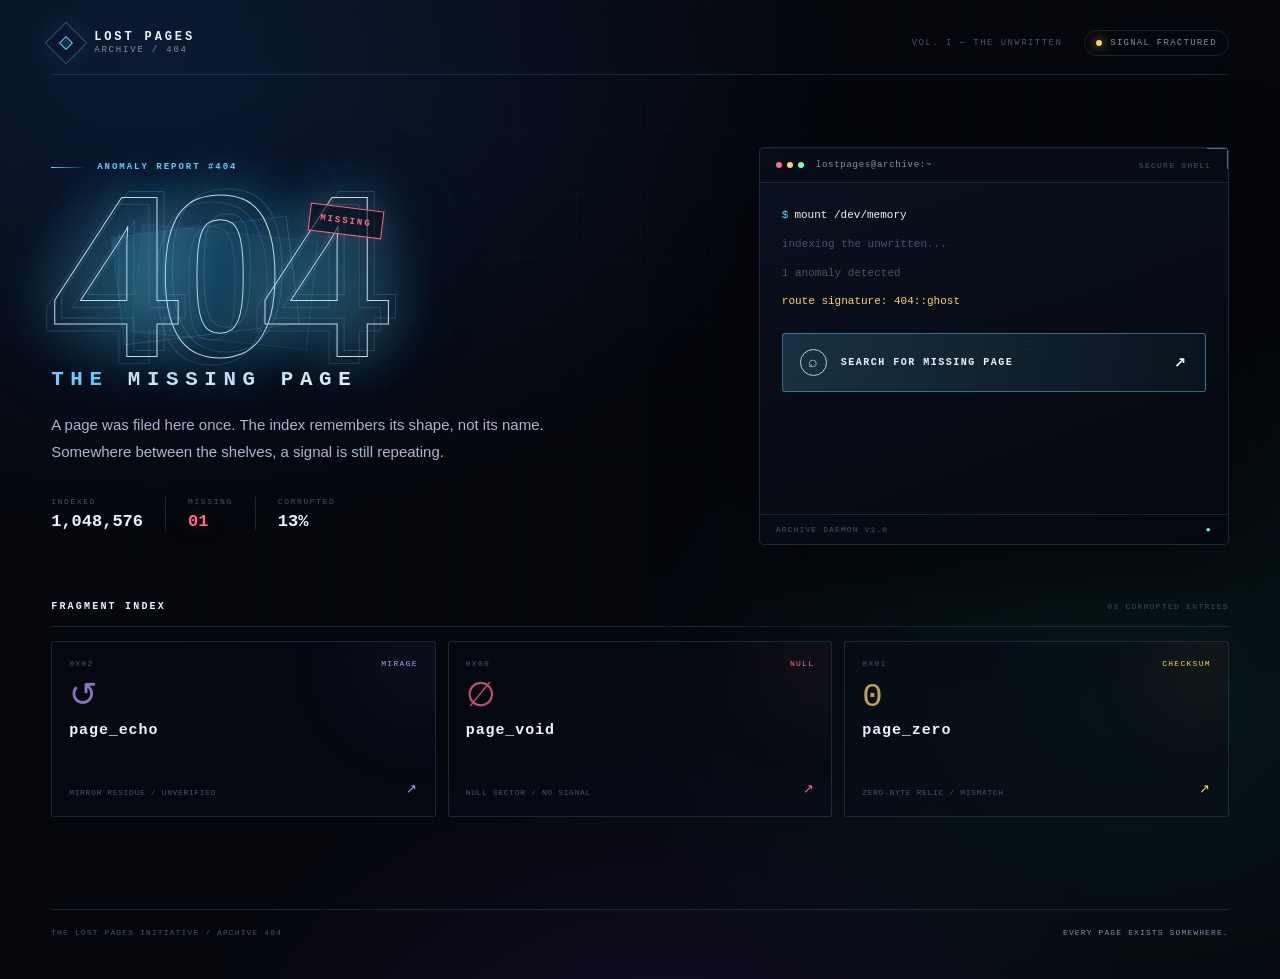
<file: index.html>
<!DOCTYPE html>
<html lang="en">
<head>
  <meta charset="UTF-8">
  <meta name="viewport" content="width=device-width, initial-scale=1.0">
  <meta name="description" content="The Lost Pages Archive. One page is missing. Find it.">
  <meta name="archive-checksum" content="cybersurferCTF{404_1s_just_4_numb3r}">
  <title>The Missing Page · Lost Pages Archive</title>
  <link rel="stylesheet" href="css/base.css">
  <link rel="stylesheet" href="css/index.css">
</head>
<body>
  <a class="skip-link" href="#terminal">Skip to archive terminal</a>

  <div class="page-shell archive-shell">
    <header class="topbar">
      <div class="brand">
        <span class="brand-mark" aria-hidden="true"><span></span></span>
        <span class="brand-copy">
          <strong>LOST PAGES</strong>
          <small>ARCHIVE / 404</small>
        </span>
      </div>
      <div class="topbar__meta">
        <span class="topbar__id">VOL. I — THE UNWRITTEN</span>
        <span class="status-chip"><span class="status-dot"></span>SIGNAL FRACTURED</span>
      </div>
    </header>

    <main>
      <section class="hero-grid" aria-labelledby="page-title">
        <div class="hero-copy">
          <p class="eyebrow"><span class="eyebrow__line"></span>ANOMALY REPORT #404</p>

          <div class="hero-art">
            <h1 class="hero-title" id="page-title" data-text="404">404</h1>
            <span class="hero-art__stamp" aria-hidden="true">MISSING</span>
          </div>

          <p class="hero-kicker"><span>THE</span> MISSING PAGE</p>
          <p class="hero-story">A page was filed here once. The index remembers its shape, not its name. Somewhere between the shelves, a signal is still repeating.</p>

          <dl class="stat-row">
            <div class="stat">
              <dt>INDEXED</dt>
              <dd>1,048,576</dd>
            </div>
            <div class="stat">
              <dt>MISSING</dt>
              <dd class="stat--alert">01</dd>
            </div>
            <div class="stat">
              <dt>CORRUPTED</dt>
              <dd>13%</dd>
            </div>
          </dl>
        </div>

        <aside class="terminal" id="terminal" aria-labelledby="terminal-title">
          <div class="terminal__bar">
            <span class="terminal__lights" aria-hidden="true"><i></i><i></i><i></i></span>
            <span class="terminal__title" id="terminal-title">lostpages@archive:~</span>
            <span class="terminal__tag">SECURE SHELL</span>
          </div>
          <div class="terminal__body">
            <div class="terminal__log" aria-label="Archive daemon log">
              <p class="log-line"><span class="prompt">$</span>mount /dev/memory</p>
              <p class="log-line log-line--dim">indexing the unwritten...</p>
              <p class="log-line log-line--dim">1 anomaly detected</p>
              <p class="log-line log-line--warn">route signature: 404::ghost</p>
            </div>

            <button class="search-button" id="find-page" type="button">
              <span class="search-button__icon" aria-hidden="true">⌕</span>
              <span class="search-button__label">SEARCH FOR MISSING PAGE</span>
              <span class="search-button__arrow" aria-hidden="true">↗</span>
            </button>

            <div class="terminal__response" id="message" role="status" aria-live="polite"></div>
          </div>
          <div class="terminal__footer">
            <span>ARCHIVE DAEMON v1.0</span>
            <span class="terminal__blink" aria-hidden="true">●</span>
          </div>
        </aside>
      </section>

      <section class="fragment-section" aria-labelledby="fragments-title">
        <div class="section-heading">
          <h2 id="fragments-title">FRAGMENT INDEX</h2>
          <p>03 CORRUPTED ENTRIES</p>
        </div>

        <div class="fragment-grid">
          <a class="fragment-card fragment-card--echo" href="page_echo.html">
            <span class="fragment-card__top">
              <span class="fragment-card__index">0x02</span>
              <span class="fragment-card__status">MIRAGE</span>
            </span>
            <span class="fragment-card__glyph" aria-hidden="true">↺</span>
            <span class="fragment-card__name">page_echo</span>
            <span class="fragment-card__meta">mirror residue / unverified <span class="fragment-card__arrow" aria-hidden="true">↗</span></span>
          </a>

          <a class="fragment-card fragment-card--void" href="page_void.html">
            <span class="fragment-card__top">
              <span class="fragment-card__index">0x00</span>
              <span class="fragment-card__status">NULL</span>
            </span>
            <span class="fragment-card__glyph" aria-hidden="true">∅</span>
            <span class="fragment-card__name">page_void</span>
            <span class="fragment-card__meta">null sector / no signal <span class="fragment-card__arrow" aria-hidden="true">↗</span></span>
          </a>

          <a class="fragment-card fragment-card--zero" href="page_zero.html">
            <span class="fragment-card__top">
              <span class="fragment-card__index">0x01</span>
              <span class="fragment-card__status">CHECKSUM</span>
            </span>
            <span class="fragment-card__glyph" aria-hidden="true">0</span>
            <span class="fragment-card__name">page_zero</span>
            <span class="fragment-card__meta">zero-byte relic / mismatch <span class="fragment-card__arrow" aria-hidden="true">↗</span></span>
          </a>
        </div>
      </section>
    </main>

    <footer class="site-footer">
      <p>THE LOST PAGES INITIATIVE <span aria-hidden="true">/</span> ARCHIVE 404</p>
      <p class="site-footer__note">Every page exists somewhere.</p>
    </footer>
  </div>

  <script src="js/index.js" defer></script>
</body>
</html>
</file>
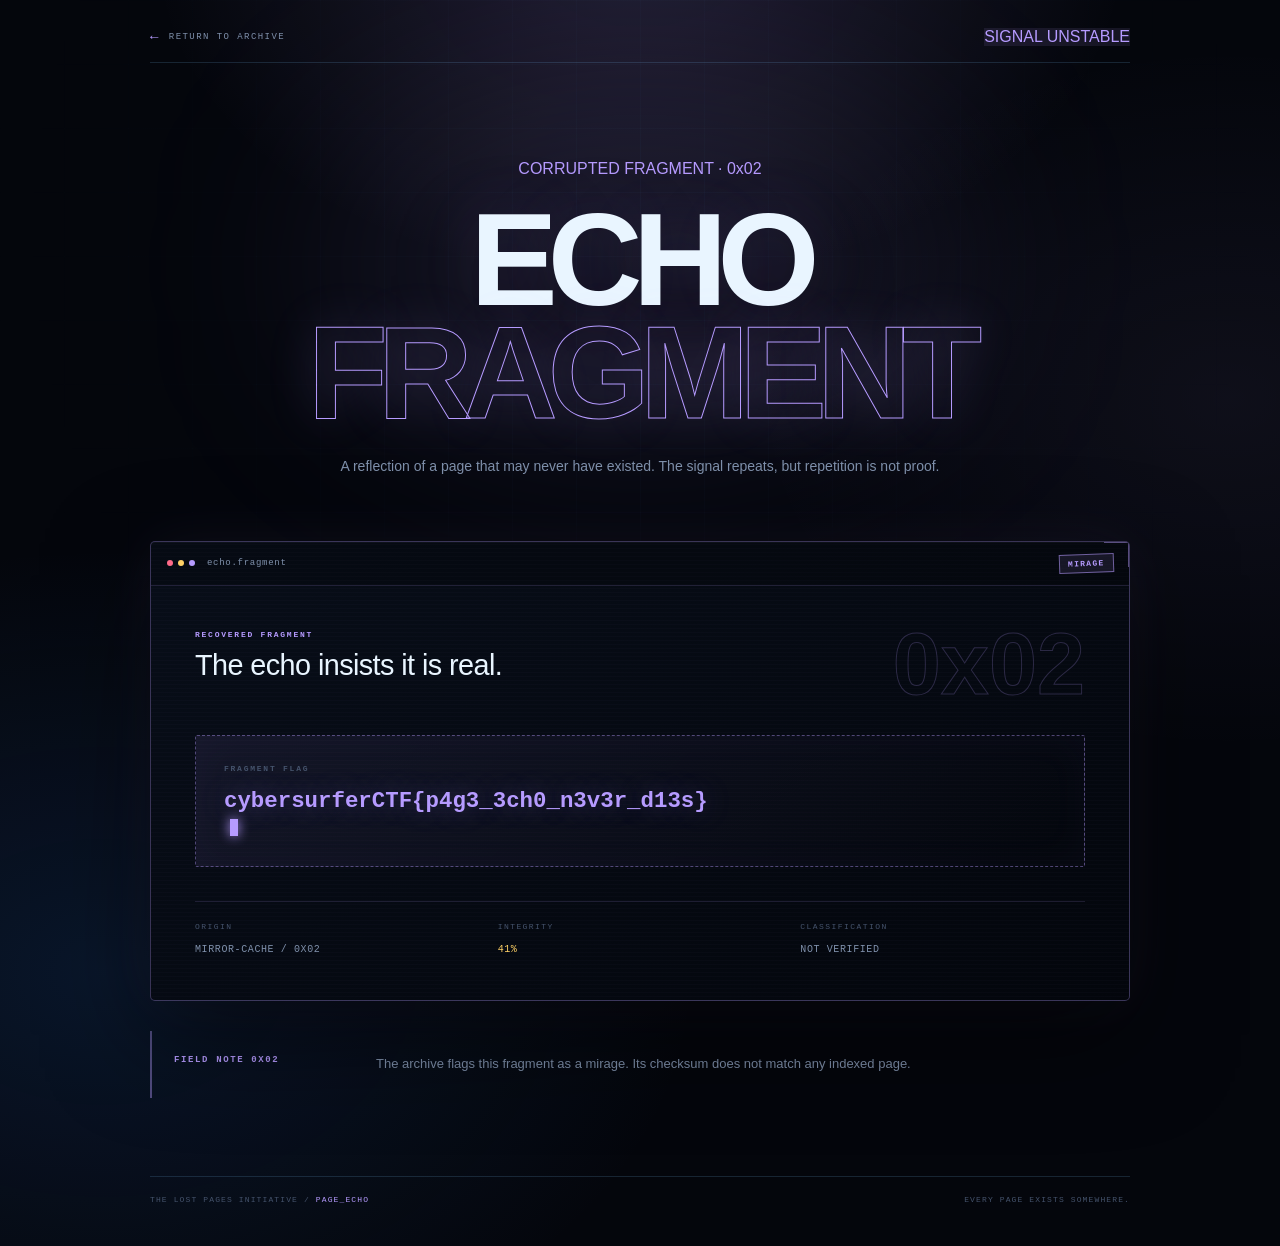
<file: page_echo.html>
<!DOCTYPE html>
<html lang="en">
<head>
  <meta charset="UTF-8">
  <meta name="viewport" content="width=device-width, initial-scale=1.0">
  <meta name="description" content="A corrupted echo fragment from the Lost Pages Archive.">
  <meta name="artifact-id" content="page_echo">
  <meta name="artifact-checksum" content="cybersurferCTF{p4g3_3ch0_n3v3r_d13s}">
  <title>Echo Fragment · Lost Pages Archive</title>
  <link rel="stylesheet" href="css/base.css">
  <link rel="stylesheet" href="css/ghost.css">
</head>
<body data-theme="echo" data-fragment="echo">
  <a class="skip-link" href="#artifact">Skip to recovered fragment</a>

  <div class="page-shell ghost-shell">
    <header class="ghost-header">
      <a class="back-link" href="index.html"><span aria-hidden="true">←</span>RETURN TO ARCHIVE</a>
      <span class="status-chip status-chip--accent">
        <span class="status-dot"></span>
        SIGNAL UNSTABLE
      </span>
    </header>

    <main>
      <section class="ghost-hero" aria-labelledby="fragment-title">
        <p class="eyebrow eyebrow--center">
          <span class="eyebrow__line"></span>
          CORRUPTED FRAGMENT · 0x02
          <span class="eyebrow__line"></span>
        </p>
        <h1 class="ghost-title" id="fragment-title">ECHO <span>FRAGMENT</span></h1>
        <p class="ghost-subtitle">A reflection of a page that may never have existed. The signal repeats, but repetition is not proof.</p>
      </section>

      <section class="artifact" id="artifact" aria-labelledby="artifact-title">
        <div class="artifact__bar">
          <span class="artifact__dots" aria-hidden="true"><i></i><i></i><i></i></span>
          <span class="artifact__file">echo.fragment</span>
          <span class="artifact__stamp">MIRAGE</span>
        </div>

        <div class="artifact__body">
          <div class="artifact__heading">
            <div>
              <p class="artifact__label">RECOVERED FRAGMENT</p>
              <h2 id="artifact-title">The echo insists it is real.</h2>
            </div>
            <span class="artifact__seal" aria-hidden="true">0x02</span>
          </div>

          <div class="flag-readout" aria-live="polite">
            <span class="flag-readout__label">FRAGMENT FLAG</span>
            <span class="flag-readout__value" id="secret"></span>
            <span class="flag-readout__caret" aria-hidden="true"></span>
          </div>

          <div class="artifact__meta">
            <div>
              <span>ORIGIN</span>
              <strong>mirror-cache / 0x02</strong>
            </div>
            <div>
              <span>INTEGRITY</span>
              <strong class="is-warn">41%</strong>
            </div>
            <div>
              <span>CLASSIFICATION</span>
              <strong>NOT VERIFIED</strong>
            </div>
          </div>
        </div>
      </section>

      <section class="field-note" aria-label="Archive field note">
        <p class="field-note__label">FIELD NOTE 0x02</p>
        <p>The archive flags this fragment as a mirage. Its checksum does not match any indexed page.</p>
      </section>
    </main>

    <footer class="ghost-footer">
      <p>THE LOST PAGES INITIATIVE <span aria-hidden="true">/</span> <strong>page_echo</strong></p>
      <p>Every page exists somewhere.</p>
    </footer>
  </div>

  <script src="js/fragments.js" defer></script>
</body>
</html>
</file>
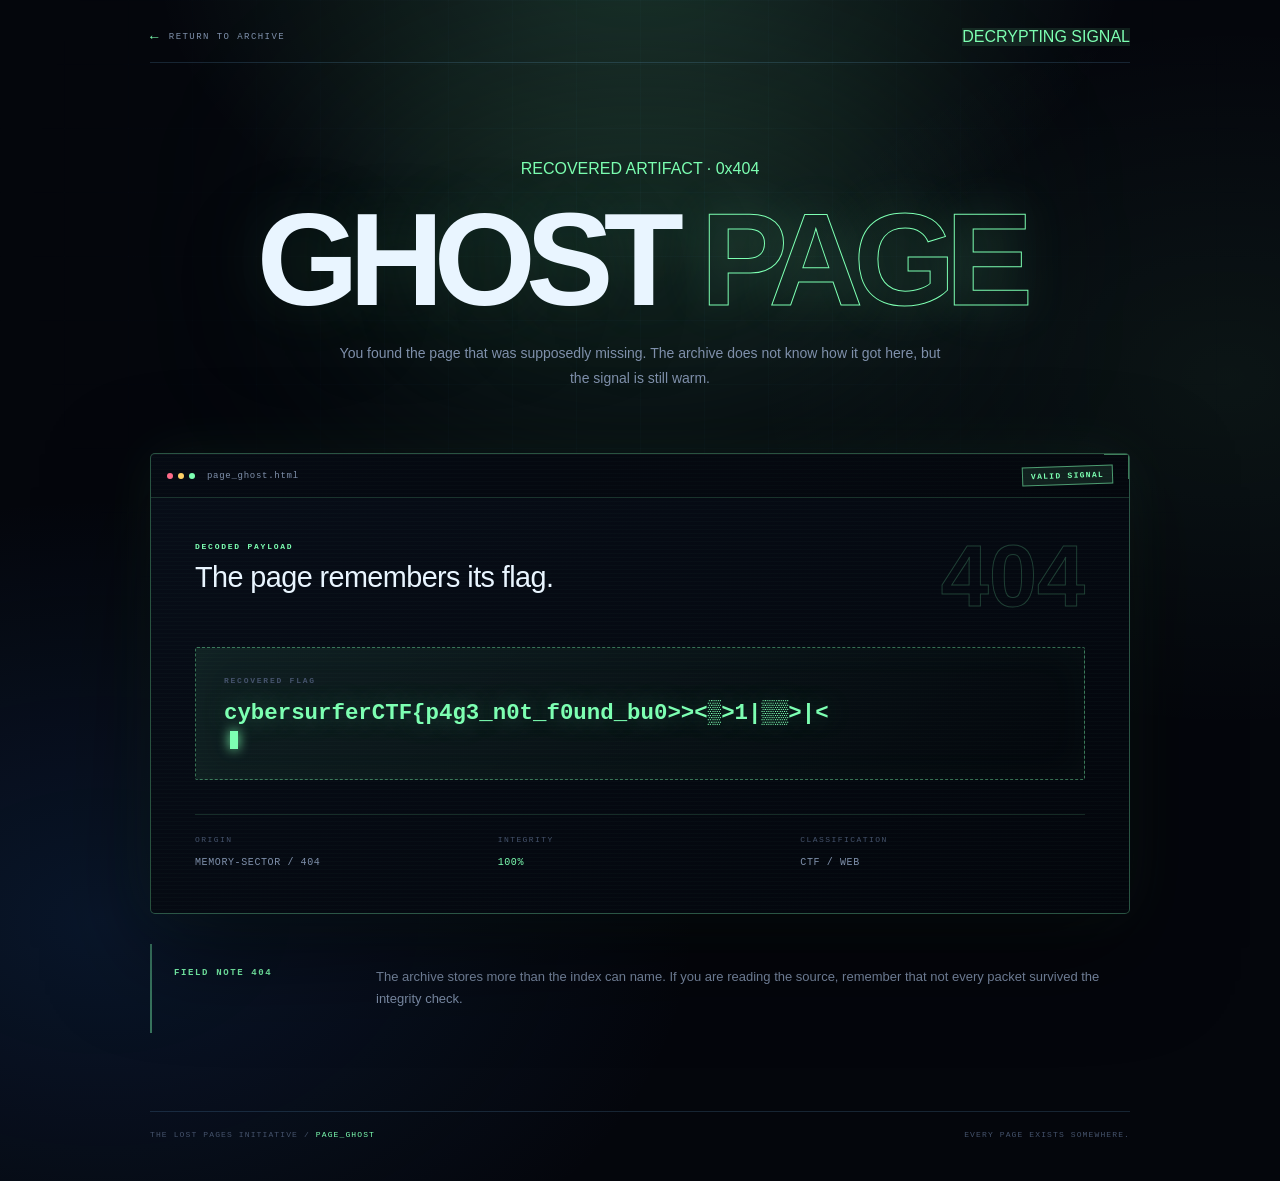
<file: page_ghost.html>
<!DOCTYPE html>
<html lang="en">
<head>
  <meta charset="UTF-8">
  <meta name="viewport" content="width=device-width, initial-scale=1.0">
  <meta name="description" content="A recovered fragment from the Lost Pages Archive.">
  <meta name="artifact-id" content="page_ghost">
  <meta name="artifact-checksum" content="cybersurferCTF{gh0st_1n_th3_sh3ll}">
  <title>Ghost Page · Lost Pages Archive</title>
  <link rel="stylesheet" href="css/base.css">
  <link rel="stylesheet" href="css/ghost.css">
</head>
<body data-theme="ghost">
  <a class="skip-link" href="#artifact">Skip to recovered artifact</a>

  <div class="page-shell ghost-shell">
    <header class="ghost-header">
      <a class="back-link" href="index.html"><span aria-hidden="true">←</span>RETURN TO ARCHIVE</a>
      <span class="status-chip status-chip--accent">
        <span class="status-dot"></span>
        <span id="signal-status">DECRYPTING SIGNAL</span>
      </span>
    </header>

    <main>
      <section class="ghost-hero" aria-labelledby="ghost-title">
        <p class="eyebrow eyebrow--center">
          <span class="eyebrow__line"></span>
          RECOVERED ARTIFACT · 0x404
          <span class="eyebrow__line"></span>
        </p>
        <h1 class="ghost-title" id="ghost-title">GHOST <span>PAGE</span></h1>
        <p class="ghost-subtitle">You found the page that was supposedly missing. The archive does not know how it got here, but the signal is still warm.</p>
      </section>

      <section class="artifact" id="artifact" aria-labelledby="artifact-title">
        <div class="artifact__bar">
          <span class="artifact__dots" aria-hidden="true"><i></i><i></i><i></i></span>
          <span class="artifact__file">page_ghost.html</span>
          <span class="artifact__stamp">VALID SIGNAL</span>
        </div>

        <div class="artifact__body">
          <div class="artifact__heading">
            <div>
              <p class="artifact__label">DECODED PAYLOAD</p>
              <h2 id="artifact-title">The page remembers its flag.</h2>
            </div>
            <span class="artifact__seal" aria-hidden="true">404</span>
          </div>

          <div class="flag-readout" aria-live="polite">
            <span class="flag-readout__label">RECOVERED FLAG</span>
            <span class="flag-readout__value" id="secret"></span>
            <span class="flag-readout__caret" aria-hidden="true"></span>
          </div>

          <div class="artifact__meta">
            <div>
              <span>ORIGIN</span>
              <strong>memory-sector / 404</strong>
            </div>
            <div>
              <span>INTEGRITY</span>
              <strong class="is-good">100%</strong>
            </div>
            <div>
              <span>CLASSIFICATION</span>
              <strong>CTF / WEB</strong>
            </div>
          </div>
        </div>
      </section>

      <section class="field-note" aria-label="Archive field note">
        <p class="field-note__label">FIELD NOTE 404</p>
        <p>The archive stores more than the index can name. If you are reading the source, remember that not every packet survived the integrity check.</p>
      </section>
    </main>

    <footer class="ghost-footer">
      <p>THE LOST PAGES INITIATIVE <span aria-hidden="true">/</span> <strong>page_ghost</strong></p>
      <p>Every page exists somewhere.</p>
    </footer>
  </div>

  <script src="js/ghost.js" defer></script>
</body>
</html>
</file>
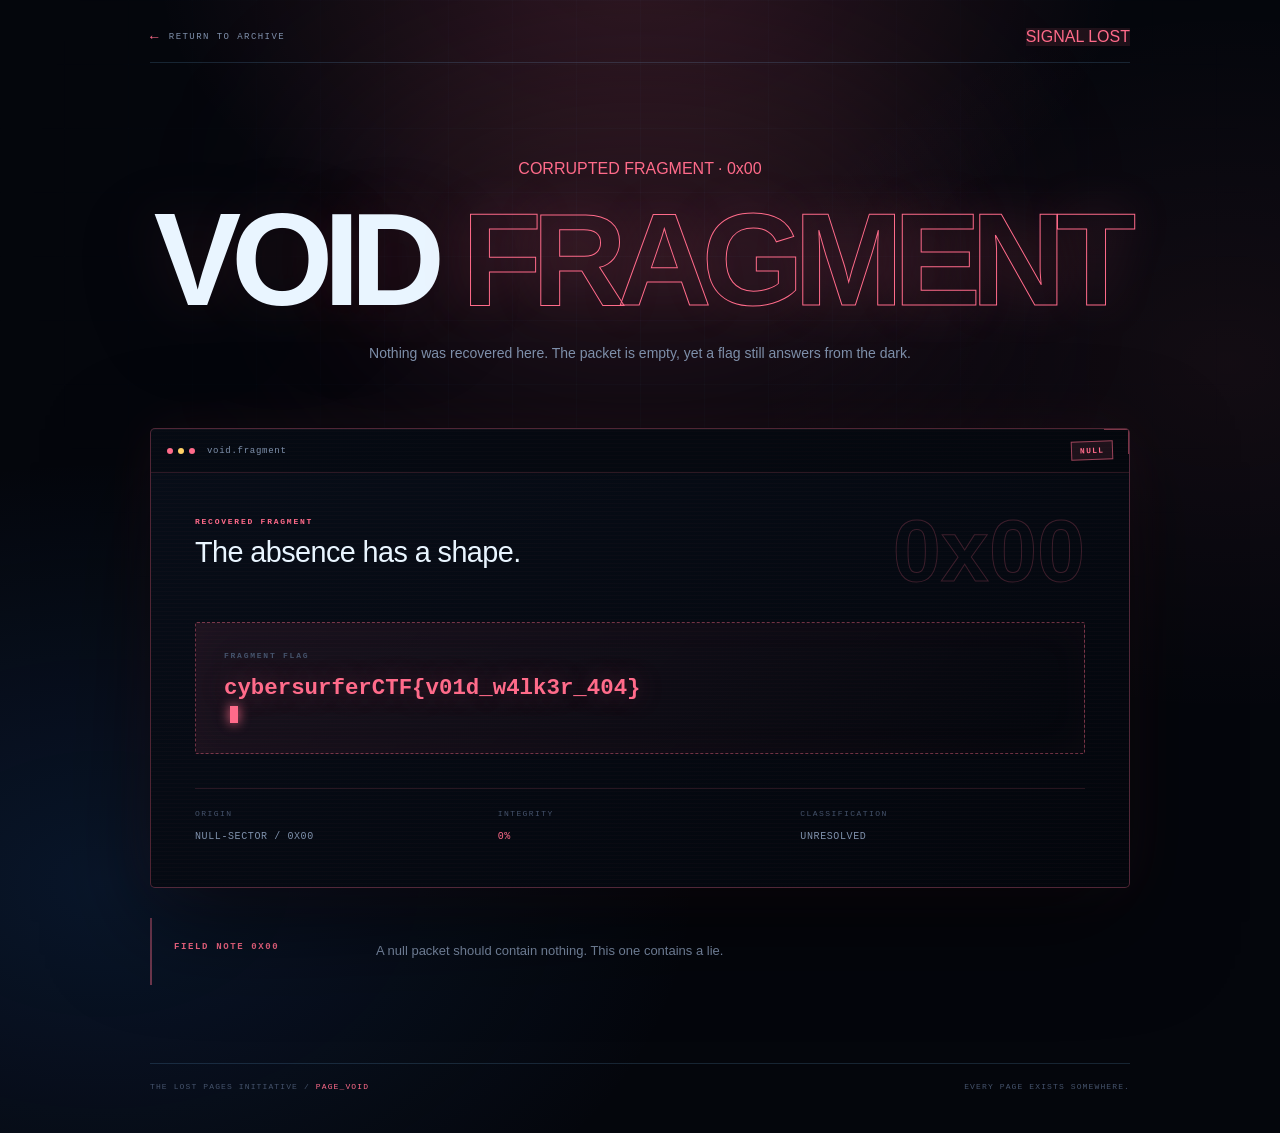
<file: page_void.html>
<!DOCTYPE html>
<html lang="en">
<head>
  <meta charset="UTF-8">
  <meta name="viewport" content="width=device-width, initial-scale=1.0">
  <meta name="description" content="A null fragment from the Lost Pages Archive.">
  <meta name="artifact-id" content="page_void">
  <meta name="artifact-checksum" content="cybersurferCTF{v01d_w4lk3r_404}">
  <title>Void Fragment · Lost Pages Archive</title>
  <link rel="stylesheet" href="css/base.css">
  <link rel="stylesheet" href="css/ghost.css">
</head>
<body data-theme="void" data-fragment="void">
  <a class="skip-link" href="#artifact">Skip to recovered fragment</a>

  <div class="page-shell ghost-shell">
    <header class="ghost-header">
      <a class="back-link" href="index.html"><span aria-hidden="true">←</span>RETURN TO ARCHIVE</a>
      <span class="status-chip status-chip--accent">
        <span class="status-dot"></span>
        SIGNAL LOST
      </span>
    </header>

    <main>
      <section class="ghost-hero" aria-labelledby="fragment-title">
        <p class="eyebrow eyebrow--center">
          <span class="eyebrow__line"></span>
          CORRUPTED FRAGMENT · 0x00
          <span class="eyebrow__line"></span>
        </p>
        <h1 class="ghost-title" id="fragment-title">VOID <span>FRAGMENT</span></h1>
        <p class="ghost-subtitle">Nothing was recovered here. The packet is empty, yet a flag still answers from the dark.</p>
      </section>

      <section class="artifact" id="artifact" aria-labelledby="artifact-title">
        <div class="artifact__bar">
          <span class="artifact__dots" aria-hidden="true"><i></i><i></i><i></i></span>
          <span class="artifact__file">void.fragment</span>
          <span class="artifact__stamp">NULL</span>
        </div>

        <div class="artifact__body">
          <div class="artifact__heading">
            <div>
              <p class="artifact__label">RECOVERED FRAGMENT</p>
              <h2 id="artifact-title">The absence has a shape.</h2>
            </div>
            <span class="artifact__seal" aria-hidden="true">0x00</span>
          </div>

          <div class="flag-readout" aria-live="polite">
            <span class="flag-readout__label">FRAGMENT FLAG</span>
            <span class="flag-readout__value" id="secret"></span>
            <span class="flag-readout__caret" aria-hidden="true"></span>
          </div>

          <div class="artifact__meta">
            <div>
              <span>ORIGIN</span>
              <strong>null-sector / 0x00</strong>
            </div>
            <div>
              <span>INTEGRITY</span>
              <strong class="is-bad">0%</strong>
            </div>
            <div>
              <span>CLASSIFICATION</span>
              <strong>UNRESOLVED</strong>
            </div>
          </div>
        </div>
      </section>

      <section class="field-note" aria-label="Archive field note">
        <p class="field-note__label">FIELD NOTE 0x00</p>
        <p>A null packet should contain nothing. This one contains a lie.</p>
      </section>
    </main>

    <footer class="ghost-footer">
      <p>THE LOST PAGES INITIATIVE <span aria-hidden="true">/</span> <strong>page_void</strong></p>
      <p>Every page exists somewhere.</p>
    </footer>
  </div>

  <script src="js/fragments.js" defer></script>
</body>
</html>
</file>
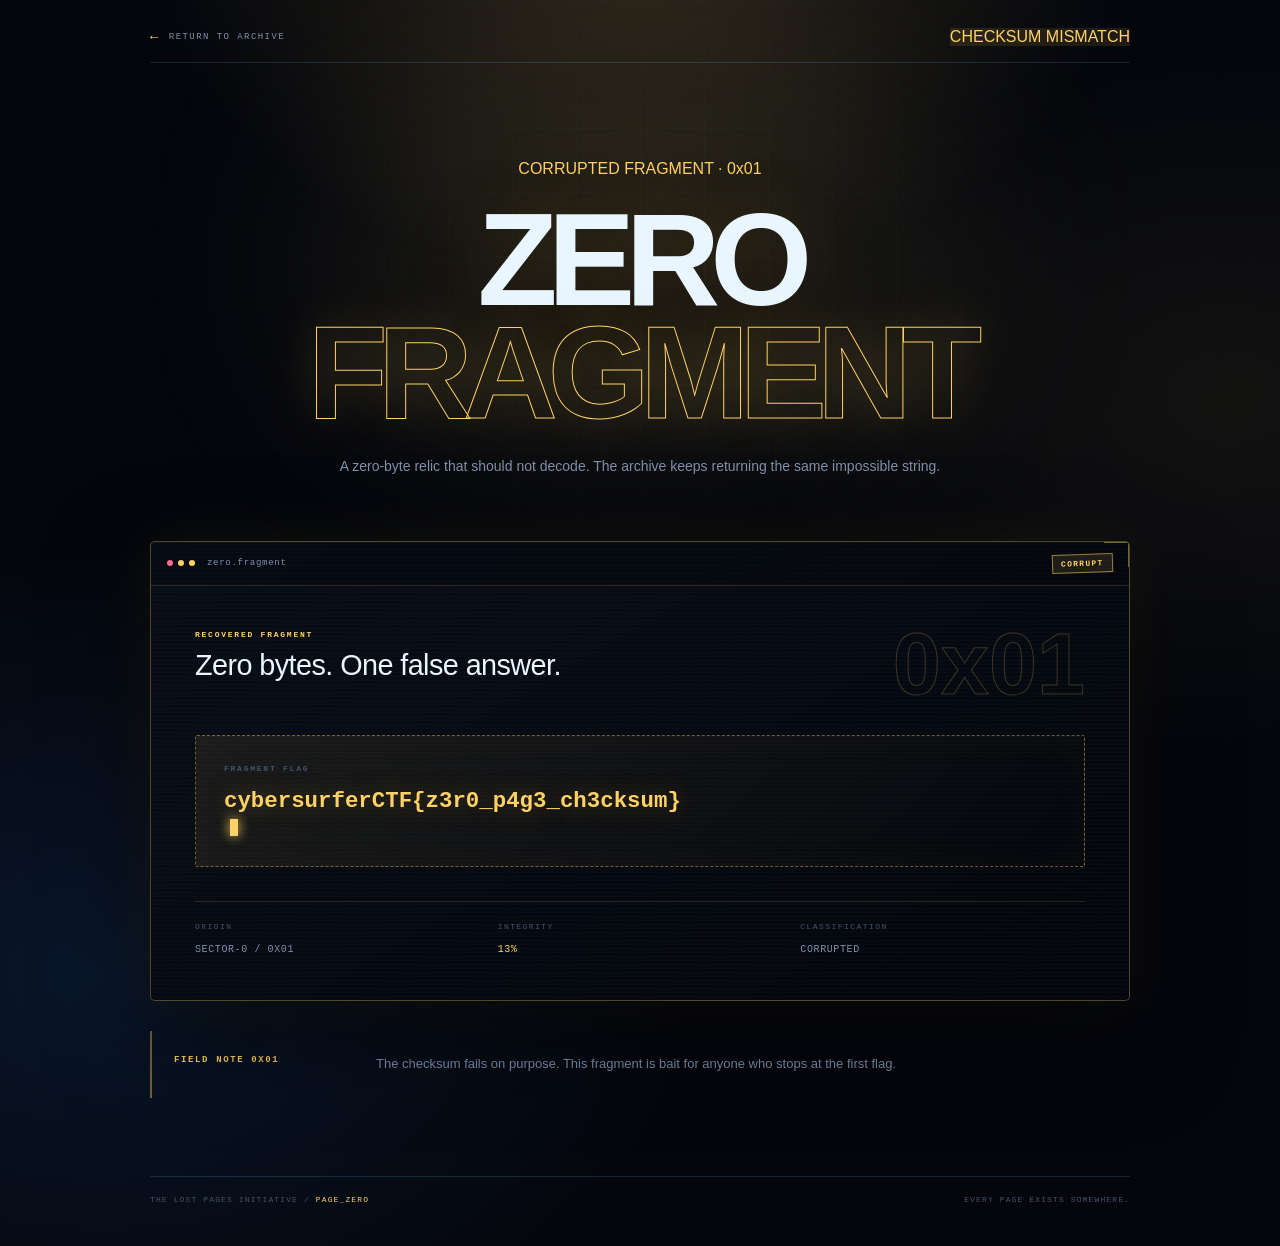
<file: page_zero.html>
<!DOCTYPE html>
<html lang="en">
<head>
  <meta charset="UTF-8">
  <meta name="viewport" content="width=device-width, initial-scale=1.0">
  <meta name="description" content="A zero-byte fragment from the Lost Pages Archive.">
  <meta name="artifact-id" content="page_zero">
  <meta name="artifact-checksum" content="cybersurferCTF{z3r0_p4g3_ch3cksum}">
  <title>Zero Fragment · Lost Pages Archive</title>
  <link rel="stylesheet" href="css/base.css">
  <link rel="stylesheet" href="css/ghost.css">
</head>
<body data-theme="zero" data-fragment="zero">
  <a class="skip-link" href="#artifact">Skip to recovered fragment</a>

  <div class="page-shell ghost-shell">
    <header class="ghost-header">
      <a class="back-link" href="index.html"><span aria-hidden="true">←</span>RETURN TO ARCHIVE</a>
      <span class="status-chip status-chip--accent">
        <span class="status-dot"></span>
        CHECKSUM MISMATCH
      </span>
    </header>

    <main>
      <section class="ghost-hero" aria-labelledby="fragment-title">
        <p class="eyebrow eyebrow--center">
          <span class="eyebrow__line"></span>
          CORRUPTED FRAGMENT · 0x01
          <span class="eyebrow__line"></span>
        </p>
        <h1 class="ghost-title" id="fragment-title">ZERO <span>FRAGMENT</span></h1>
        <p class="ghost-subtitle">A zero-byte relic that should not decode. The archive keeps returning the same impossible string.</p>
      </section>

      <section class="artifact" id="artifact" aria-labelledby="artifact-title">
        <div class="artifact__bar">
          <span class="artifact__dots" aria-hidden="true"><i></i><i></i><i></i></span>
          <span class="artifact__file">zero.fragment</span>
          <span class="artifact__stamp">CORRUPT</span>
        </div>

        <div class="artifact__body">
          <div class="artifact__heading">
            <div>
              <p class="artifact__label">RECOVERED FRAGMENT</p>
              <h2 id="artifact-title">Zero bytes. One false answer.</h2>
            </div>
            <span class="artifact__seal" aria-hidden="true">0x01</span>
          </div>

          <div class="flag-readout" aria-live="polite">
            <span class="flag-readout__label">FRAGMENT FLAG</span>
            <span class="flag-readout__value" id="secret"></span>
            <span class="flag-readout__caret" aria-hidden="true"></span>
          </div>

          <div class="artifact__meta">
            <div>
              <span>ORIGIN</span>
              <strong>sector-0 / 0x01</strong>
            </div>
            <div>
              <span>INTEGRITY</span>
              <strong class="is-warn">13%</strong>
            </div>
            <div>
              <span>CLASSIFICATION</span>
              <strong>CORRUPTED</strong>
            </div>
          </div>
        </div>
      </section>

      <section class="field-note" aria-label="Archive field note">
        <p class="field-note__label">FIELD NOTE 0x01</p>
        <p>The checksum fails on purpose. This fragment is bait for anyone who stops at the first flag.</p>
      </section>
    </main>

    <footer class="ghost-footer">
      <p>THE LOST PAGES INITIATIVE <span aria-hidden="true">/</span> <strong>page_zero</strong></p>
      <p>Every page exists somewhere.</p>
    </footer>
  </div>

  <script src="js/fragments.js" defer></script>
</body>
</html>
</file>
<file: css/base.css>
:root {
  color-scheme: dark;
  --bg: #04060c;
  --bg-deep: #020309;
  --panel: rgba(8, 13, 24, 0.78);
  --panel-solid: #08101d;
  --line: rgba(123, 198, 255, 0.16);
  --line-strong: rgba(123, 198, 255, 0.34);
  --ink: #e9f5ff;
  --muted: #7f90ab;
  --faint: #45536c;
  --cyan: #67d4ff;
  --cyan-soft: rgba(103, 212, 255, 0.12);
  --lime: #7dffb2;
  --amber: #ffd166;
  --rose: #ff6b8a;
  --violet: #b69bff;
  --mono: "Cascadia Code", "Consolas", "Courier New", monospace;
  --sans: "Bahnschrift", "Trebuchet MS", "Segoe UI", sans-serif;
  --display: "Arial Black", "Impact", "Bahnschrift", sans-serif;
}

*,
*::before,
*::after {
  box-sizing: border-box;
}

html {
  min-height: 100%;
  background: var(--bg);
  scroll-behavior: smooth;
}

body {
  min-height: 100svh;
  margin: 0;
  color: var(--ink);
  font-family: var(--sans);
  background:
    radial-gradient(1100px 760px at 12% 6%, rgba(35, 96, 180, 0.22), transparent 62%),
    radial-gradient(820px 620px at 88% 72%, rgba(20, 185, 145, 0.1), transparent 62%),
    radial-gradient(700px 520px at 52% 112%, rgba(102, 68, 188, 0.14), transparent 70%),
    var(--bg);
  overflow-x: hidden;
}

body::before {
  content: "";
  position: fixed;
  inset: 0;
  z-index: 0;
  pointer-events: none;
  background-image:
    linear-gradient(rgba(123, 198, 255, 0.045) 1px, transparent 1px),
    linear-gradient(90deg, rgba(123, 198, 255, 0.045) 1px, transparent 1px);
  background-size: 64px 64px;
  mask-image: radial-gradient(circle at 50% 26%, #000 0%, transparent 76%);
  opacity: 0.72;
}

body::after {
  content: "";
  position: fixed;
  inset: 0;
  z-index: 40;
  pointer-events: none;
  background: repeating-linear-gradient(
    0deg,
    rgba(255, 255, 255, 0.035) 0 1px,
    transparent 1px 4px
  );
  mix-blend-mode: soft-light;
  opacity: 0.16;
}

::selection {
  background: var(--cyan);
  color: var(--bg-deep);
}

a {
  color: inherit;
}

button {
  font: inherit;
}

.page-shell {
  position: relative;
  z-index: 1;
}

.skip-link {
  position: fixed;
  top: 16px;
  left: 16px;
  z-index: 100;
  padding: 10px 14px;
  border: 1px solid var(--cyan);
  background: var(--bg-deep);
  color: var(--ink);
  font-family: var(--mono);
  font-size: 11px;
  letter-spacing: 0.12em;
  text-decoration: none;
  transform: translateY(-180%);
  transition: transform 0.2s ease;
}

.skip-link:focus {
  transform: translateY(0);
}

.sr-only {
  position: absolute;
  width: 1px;
  height: 1px;
  padding: 0;
  margin: -1px;
  overflow: hidden;
  clip: rect(0, 0, 0, 0);
  white-space: nowrap;
  border: 0;
}

@keyframes pulse-dot {
  0%,
  100% {
    opacity: 1;
    transform: scale(1);
  }
  50% {
    opacity: 0.45;
    transform: scale(0.76);
  }
}

@keyframes blink {
  0%,
  49% {
    opacity: 1;
  }
  50%,
  100% {
    opacity: 0;
  }
}

@keyframes rise-in {
  from {
    opacity: 0;
    transform: translateY(16px);
  }
  to {
    opacity: 1;
    transform: translateY(0);
  }
}

@keyframes log-in {
  from {
    opacity: 0;
    transform: translateX(-8px);
  }
  to {
    opacity: 1;
    transform: translateX(0);
  }
}

@keyframes drift {
  0%,
  100% {
    transform: translate3d(0, 0, 0) rotate(0deg);
  }
  50% {
    transform: translate3d(0, -12px, 0) rotate(1.2deg);
  }
}

@keyframes scan {
  0% {
    transform: translateY(-100%);
  }
  100% {
    transform: translateY(100%);
  }
}

@media (prefers-reduced-motion: reduce) {
  html {
    scroll-behavior: auto;
  }

  *,
  *::before,
  *::after {
    animation-duration: 0.001ms !important;
    animation-iteration-count: 1 !important;
    transition-duration: 0.001ms !important;
  }
}
</file>
<file: css/index.css>
.archive-shell {
  width: min(1180px, 92vw);
  margin: 0 auto;
  padding: 28px 0 42px;
}

.topbar {
  display: flex;
  align-items: center;
  justify-content: space-between;
  gap: 24px;
  padding-bottom: 16px;
  border-bottom: 1px solid var(--line);
}

.brand {
  display: flex;
  align-items: center;
  gap: 13px;
}

.brand-mark {
  display: grid;
  width: 30px;
  height: 30px;
  place-items: center;
  border: 1px solid var(--line-strong);
  transform: rotate(45deg);
  box-shadow: 0 0 22px rgba(103, 212, 255, 0.09);
}

.brand-mark span {
  display: block;
  width: 10px;
  height: 10px;
  border: 1px solid var(--cyan);
  background: var(--cyan-soft);
}

.brand-copy {
  display: flex;
  flex-direction: column;
  gap: 3px;
}

.brand-copy strong {
  font-family: var(--mono);
  font-size: 12px;
  font-weight: 700;
  line-height: 1;
  letter-spacing: 0.24em;
}

.brand-copy small {
  color: var(--muted);
  font-family: var(--mono);
  font-size: 9px;
  line-height: 1;
  letter-spacing: 0.2em;
}

.topbar__meta {
  display: flex;
  align-items: center;
  gap: 22px;
}

.topbar__id {
  color: var(--faint);
  font-family: var(--mono);
  font-size: 9px;
  letter-spacing: 0.16em;
  text-transform: uppercase;
}

.status-chip {
  display: inline-flex;
  align-items: center;
  gap: 8px;
  padding: 7px 11px;
  border: 1px solid var(--line);
  border-radius: 999px;
  color: var(--muted);
  font-family: var(--mono);
  font-size: 9px;
  letter-spacing: 0.14em;
  text-transform: uppercase;
}

.status-dot {
  display: block;
  width: 6px;
  height: 6px;
  border-radius: 50%;
  background: var(--amber);
  box-shadow: 0 0 12px var(--amber);
  animation: pulse-dot 1.8s ease-in-out infinite;
}

.hero-grid {
  display: grid;
  grid-template-columns: minmax(0, 1.12fr) minmax(380px, 0.88fr);
  gap: clamp(32px, 6vw, 84px);
  align-items: center;
  padding: clamp(44px, 8vh, 92px) 0 48px;
}

.hero-copy {
  position: relative;
  animation: rise-in 0.8s cubic-bezier(0.2, 0.7, 0.2, 1) both;
}

.eyebrow {
  display: flex;
  align-items: center;
  gap: 12px;
  margin: 0 0 22px;
  color: var(--cyan);
  font-family: var(--mono);
  font-size: 9px;
  font-weight: 700;
  letter-spacing: 0.22em;
  text-transform: uppercase;
}

.eyebrow__line {
  display: block;
  width: 34px;
  height: 1px;
  background: linear-gradient(90deg, var(--cyan), transparent);
}

.hero-art {
  position: relative;
  display: inline-block;
  isolation: isolate;
}

.hero-art::before,
.hero-art::after {
  content: "";
  position: absolute;
  z-index: -1;
  width: 56%;
  height: 66%;
  left: 21%;
  top: 19%;
  border: 1px solid var(--line);
  background: linear-gradient(145deg, rgba(103, 212, 255, 0.09), transparent 66%);
  transform: rotate(-7deg);
  box-shadow: 0 20px 50px rgba(0, 0, 0, 0.2);
}

.hero-art::after {
  left: 27%;
  top: 23%;
  transform: rotate(6deg);
  opacity: 0.58;
}

.hero-title {
  position: relative;
  margin: 0;
  color: transparent;
  font-family: var(--display);
  font-size: clamp(7rem, 18vw, 15rem);
  font-weight: 900;
  line-height: 0.72;
  letter-spacing: -0.1em;
  -webkit-text-stroke: 1px rgba(233, 245, 255, 0.9);
  text-shadow:
    0 0 70px rgba(103, 212, 255, 0.18),
    0 0 160px rgba(103, 212, 255, 0.08);
  animation: drift 7s ease-in-out infinite;
}

.hero-title::before,
.hero-title::after {
  content: attr(data-text);
  position: absolute;
  inset: 0;
  color: transparent;
  pointer-events: none;
  -webkit-text-stroke: 1px rgba(103, 212, 255, 0.2);
  transform: translate(7px, -6px);
}

.hero-title::after {
  -webkit-text-stroke-color: rgba(182, 155, 255, 0.18);
  transform: translate(-8px, 7px);
}

.hero-art__stamp {
  position: absolute;
  top: 8%;
  right: -16px;
  padding: 8px 10px;
  border: 1px solid var(--rose);
  color: var(--rose);
  font-family: var(--mono);
  font-size: 9px;
  font-weight: 700;
  letter-spacing: 0.22em;
  text-transform: uppercase;
  transform: rotate(7deg);
  box-shadow: 0 0 24px rgba(255, 107, 138, 0.12);
  background: rgba(4, 6, 12, 0.55);
}

.hero-kicker {
  margin: 8px 0 20px;
  font-family: var(--mono);
  font-size: clamp(1rem, 2vw, 1.3rem);
  font-weight: 700;
  letter-spacing: 0.32em;
}

.hero-kicker span {
  color: var(--cyan);
}

.hero-story {
  max-width: 540px;
  margin: 0;
  color: #a9b8cf;
  font-size: 15px;
  line-height: 1.8;
}

.stat-row {
  display: flex;
  flex-wrap: wrap;
  gap: 0;
  margin: 32px 0 0;
  padding: 0;
}

.stat {
  padding: 0 22px;
  border-left: 1px solid var(--line);
}

.stat:first-child {
  padding-left: 0;
  border-left: 0;
}

.stat dt {
  color: var(--faint);
  font-family: var(--mono);
  font-size: 8px;
  letter-spacing: 0.2em;
  text-transform: uppercase;
}

.stat dd {
  margin: 7px 0 0;
  color: var(--ink);
  font-family: var(--mono);
  font-size: 17px;
  font-weight: 700;
  line-height: 1;
}

.stat--alert {
  color: var(--rose) !important;
  text-shadow: 0 0 18px rgba(255, 107, 138, 0.35);
}

.terminal {
  position: relative;
  width: 100%;
  max-width: 470px;
  justify-self: end;
  overflow: hidden;
  border: 1px solid var(--line);
  border-radius: 5px;
  background:
    linear-gradient(160deg, rgba(9, 16, 30, 0.97), rgba(4, 7, 14, 0.98));
  box-shadow:
    0 34px 90px rgba(0, 0, 0, 0.52),
    inset 0 1px 0 rgba(255, 255, 255, 0.045);
  animation: rise-in 0.8s 0.12s cubic-bezier(0.2, 0.7, 0.2, 1) both;
}

.terminal::before {
  content: "";
  position: absolute;
  inset: 0;
  z-index: 0;
  pointer-events: none;
  background: repeating-linear-gradient(
    0deg,
    transparent 0 3px,
    rgba(103, 212, 255, 0.018) 3px 4px
  );
}

.terminal::after {
  content: "";
  position: absolute;
  top: -1px;
  right: -1px;
  width: 22px;
  height: 22px;
  border-top: 2px solid var(--cyan);
  border-right: 2px solid var(--cyan);
  opacity: 0.7;
}

.terminal__bar {
  position: relative;
  z-index: 1;
  display: flex;
  align-items: center;
  gap: 12px;
  padding: 12px 16px;
  border-bottom: 1px solid var(--line);
  background: rgba(0, 0, 0, 0.2);
}

.terminal__lights {
  display: flex;
  gap: 5px;
}

.terminal__lights i {
  display: block;
  width: 6px;
  height: 6px;
  border-radius: 50%;
  background: var(--faint);
}

.terminal__lights i:nth-child(1) {
  background: var(--rose);
}

.terminal__lights i:nth-child(2) {
  background: var(--amber);
}

.terminal__lights i:nth-child(3) {
  background: var(--lime);
}

.terminal__title {
  color: var(--muted);
  font-family: var(--mono);
  font-size: 9px;
  letter-spacing: 0.08em;
}

.terminal__tag {
  margin-left: auto;
  color: var(--faint);
  font-family: var(--mono);
  font-size: 8px;
  letter-spacing: 0.16em;
}

.terminal__body {
  position: relative;
  z-index: 1;
  padding: 24px 22px 20px;
}

.terminal__log {
  display: grid;
  gap: 9px;
  min-height: 106px;
  font-family: var(--mono);
  font-size: 11px;
  line-height: 1.5;
}

.log-line {
  margin: 0;
  color: var(--ink);
  opacity: 0;
  animation: log-in 0.45s ease forwards;
}

.log-line:nth-child(1) {
  animation-delay: 0.3s;
}

.log-line:nth-child(2) {
  animation-delay: 0.5s;
}

.log-line:nth-child(3) {
  animation-delay: 0.7s;
}

.log-line:nth-child(4) {
  animation-delay: 0.9s;
}

.log-line--dim {
  color: var(--faint);
}

.log-line--warn {
  color: var(--amber);
}

.prompt {
  color: var(--cyan);
  margin-right: 6px;
}

.search-button {
  position: relative;
  display: flex;
  width: 100%;
  align-items: center;
  gap: 14px;
  margin-top: 20px;
  padding: 15px 17px;
  overflow: hidden;
  border: 1px solid rgba(103, 212, 255, 0.44);
  border-radius: 3px;
  background:
    linear-gradient(90deg, rgba(103, 212, 255, 0.18), rgba(103, 212, 255, 0.045));
  color: var(--ink);
  font-family: var(--mono);
  font-size: 10px;
  font-weight: 700;
  letter-spacing: 0.15em;
  text-align: left;
  text-transform: uppercase;
  cursor: pointer;
  transition:
    border-color 0.25s ease,
    background 0.25s ease,
    box-shadow 0.25s ease,
    transform 0.25s ease;
}

.search-button::before {
  content: "";
  position: absolute;
  inset: 0;
  background: linear-gradient(
    100deg,
    transparent 20%,
    rgba(255, 255, 255, 0.16) 50%,
    transparent 80%
  );
  transform: translateX(-130%);
  transition: transform 0.65s ease;
}

.search-button:hover {
  border-color: var(--cyan);
  background:
    linear-gradient(90deg, rgba(103, 212, 255, 0.24), rgba(103, 212, 255, 0.07));
  box-shadow:
    0 0 0 1px rgba(103, 212, 255, 0.1),
    0 12px 30px rgba(0, 0, 0, 0.32);
  transform: translateY(-1px);
}

.search-button:hover::before {
  transform: translateX(130%);
}

.search-button:focus-visible {
  outline: 2px solid var(--lime);
  outline-offset: 3px;
}

.search-button:disabled {
  cursor: default;
}

.search-button.is-loading {
  border-color: var(--amber);
  background:
    linear-gradient(90deg, rgba(255, 209, 102, 0.16), rgba(255, 209, 102, 0.04));
}

.search-button.is-complete {
  border-color: rgba(125, 255, 178, 0.44);
  background:
    linear-gradient(90deg, rgba(125, 255, 178, 0.15), rgba(125, 255, 178, 0.035));
}

.search-button__icon {
  display: grid;
  flex: 0 0 auto;
  width: 27px;
  height: 27px;
  place-items: center;
  border: 1px solid currentColor;
  border-radius: 50%;
  font-size: 16px;
  font-weight: 400;
  line-height: 1;
  opacity: 0.8;
}

.search-button__label {
  position: relative;
  z-index: 1;
  flex: 1;
}

.search-button__arrow {
  position: relative;
  z-index: 1;
  font-size: 14px;
  transition: transform 0.25s ease;
}

.search-button:hover .search-button__arrow {
  transform: translate(2px, -2px);
}

.search-button.is-loading .search-button__arrow {
  animation: pulse-dot 0.9s ease-in-out infinite;
}

.terminal__response {
  min-height: 84px;
  margin-top: 18px;
  padding-top: 16px;
  border-top: 1px dashed var(--line);
  font-family: var(--mono);
  opacity: 0;
  transform: translateY(8px);
  transition:
    opacity 0.35s ease,
    transform 0.35s ease;
}

.terminal__response.is-visible {
  opacity: 1;
  transform: translateY(0);
}

.response-kicker {
  margin: 0 0 8px;
  color: var(--lime);
  font-size: 9px;
  font-weight: 700;
  letter-spacing: 0.2em;
}

.response-route {
  margin: 0;
  color: var(--muted);
  font-size: 12px;
  line-height: 1.8;
}

.route {
  display: inline-block;
  margin-top: 3px;
  padding: 4px 8px;
  border: 1px solid rgba(103, 212, 255, 0.24);
  border-radius: 2px;
  background: rgba(103, 212, 255, 0.08);
  color: var(--cyan);
  letter-spacing: 0.04em;
}

.response-note {
  margin: 10px 0 0;
  color: var(--faint);
  font-size: 10px;
  letter-spacing: 0.07em;
}

.terminal__footer {
  position: relative;
  z-index: 1;
  display: flex;
  align-items: center;
  justify-content: space-between;
  padding: 10px 16px;
  border-top: 1px solid var(--line);
  color: var(--faint);
  font-family: var(--mono);
  font-size: 8px;
  letter-spacing: 0.14em;
  text-transform: uppercase;
}

.terminal__blink {
  color: var(--lime);
  animation: blink 1.2s step-end infinite;
}

.fragment-section {
  padding-top: 8px;
}

.section-heading {
  display: flex;
  align-items: baseline;
  justify-content: space-between;
  gap: 18px;
  padding-bottom: 14px;
  border-bottom: 1px solid var(--line);
}

.section-heading h2 {
  margin: 0;
  font-family: var(--mono);
  font-size: 10px;
  letter-spacing: 0.22em;
  text-transform: uppercase;
}

.section-heading p {
  margin: 0;
  color: var(--faint);
  font-family: var(--mono);
  font-size: 8px;
  letter-spacing: 0.16em;
  text-transform: uppercase;
}

.fragment-grid {
  display: grid;
  grid-template-columns: repeat(3, 1fr);
  gap: 12px;
  margin-top: 14px;
}

.fragment-card {
  position: relative;
  display: flex;
  min-height: 176px;
  flex-direction: column;
  gap: 10px;
  padding: 17px;
  overflow: hidden;
  border: 1px solid var(--line);
  border-radius: 3px;
  background: rgba(8, 13, 24, 0.52);
  color: var(--ink);
  text-decoration: none;
  transition:
    border-color 0.25s ease,
    background 0.25s ease,
    transform 0.25s ease;
}

.fragment-card::before {
  content: "";
  position: absolute;
  right: 0;
  bottom: 0;
  left: 0;
  height: 1px;
  background: linear-gradient(90deg, var(--card-accent, var(--cyan)), transparent);
  transform: scaleX(0);
  transform-origin: left;
  transition: transform 0.35s ease;
}

.fragment-card::after {
  content: "";
  position: absolute;
  top: -40px;
  right: -40px;
  width: 110px;
  height: 110px;
  border-radius: 50%;
  background: var(--card-accent, var(--cyan));
  filter: blur(50px);
  opacity: 0.09;
  transition: opacity 0.3s ease;
}

.fragment-card:hover {
  border-color: var(--line-strong);
  background: rgba(12, 19, 34, 0.7);
  transform: translateY(-3px);
}

.fragment-card:hover::before {
  transform: scaleX(1);
}

.fragment-card:hover::after {
  opacity: 0.18;
}

.fragment-card:focus-visible {
  outline: 2px solid var(--lime);
  outline-offset: 3px;
}

.fragment-card--echo {
  --card-accent: var(--violet);
}

.fragment-card--void {
  --card-accent: var(--rose);
}

.fragment-card--zero {
  --card-accent: var(--amber);
}

.fragment-card__top {
  display: flex;
  align-items: center;
  justify-content: space-between;
  gap: 12px;
}

.fragment-card__index,
.fragment-card__status {
  font-family: var(--mono);
  font-size: 8px;
  letter-spacing: 0.16em;
  text-transform: uppercase;
}

.fragment-card__index {
  color: var(--faint);
}

.fragment-card__status {
  color: var(--card-accent, var(--cyan));
}

.fragment-card__glyph {
  margin: 2px 0 -2px;
  color: var(--card-accent, var(--cyan));
  font-family: var(--mono);
  font-size: 34px;
  line-height: 1;
  opacity: 0.75;
}

.fragment-card__name {
  font-family: var(--mono);
  font-size: 15px;
  font-weight: 700;
  letter-spacing: 0.06em;
}

.fragment-card__meta {
  display: flex;
  align-items: flex-end;
  justify-content: space-between;
  gap: 8px;
  margin-top: auto;
  color: var(--faint);
  font-family: var(--mono);
  font-size: 8px;
  letter-spacing: 0.08em;
  line-height: 1.5;
  text-transform: uppercase;
}

.fragment-card__arrow {
  color: var(--card-accent, var(--cyan));
  font-size: 13px;
  transition: transform 0.25s ease;
}

.fragment-card:hover .fragment-card__arrow {
  transform: translate(2px, -2px);
}

.site-footer {
  display: flex;
  align-items: baseline;
  justify-content: space-between;
  gap: 18px;
  margin-top: clamp(52px, 8vw, 92px);
  padding-top: 18px;
  border-top: 1px solid var(--line);
  color: var(--faint);
  font-family: var(--mono);
  font-size: 8px;
  letter-spacing: 0.14em;
  text-transform: uppercase;
}

.site-footer p {
  margin: 0;
}

.site-footer__note {
  color: var(--muted);
}

@media (max-width: 980px) {
  .hero-grid {
    grid-template-columns: 1fr;
    gap: 46px;
    padding-top: 52px;
  }

  .terminal {
    max-width: 620px;
    justify-self: start;
  }

  .hero-title {
    font-size: clamp(7rem, 24vw, 13rem);
  }
}

@media (max-width: 700px) {
  .archive-shell {
    width: min(100% - 32px, 1180px);
    padding-top: 20px;
  }

  .topbar {
    align-items: flex-start;
  }

  .topbar__meta {
    flex-direction: column;
    align-items: flex-end;
    gap: 7px;
  }

  .topbar__id {
    display: none;
  }

  .status-chip {
    font-size: 8px;
  }

  .hero-grid {
    padding-top: 40px;
  }

  .hero-title {
    font-size: clamp(6.5rem, 31vw, 10rem);
  }

  .hero-art__stamp {
    right: 0;
  }

  .hero-kicker {
    letter-spacing: 0.24em;
  }

  .stat-row {
    gap: 16px 0;
  }

  .stat {
    flex: 1 1 30%;
    padding: 0 14px;
  }

  .fragment-grid {
    grid-template-columns: 1fr;
  }

  .fragment-card {
    min-height: 146px;
  }

  .section-heading {
    align-items: flex-start;
    flex-direction: column;
    gap: 7px;
  }

  .site-footer {
    align-items: flex-start;
    flex-direction: column;
    gap: 8px;
  }
}

@media (max-width: 430px) {
  .brand-copy strong {
    font-size: 10px;
  }

  .brand-copy small {
    font-size: 8px;
  }

  .hero-art__stamp {
    top: 0;
    right: -4px;
    font-size: 8px;
  }

  .terminal__body {
    padding: 20px 16px 16px;
  }

  .search-button {
    gap: 10px;
    padding: 14px 13px;
    font-size: 9px;
    letter-spacing: 0.1em;
  }

  .stat dd {
    font-size: 14px;
  }
}
</file>
<file: css/ghost.css>
body {
  --accent: #7dffb2;
  --accent-rgb: 125, 255, 178;
  --accent-soft: rgba(125, 255, 178, 0.1);
  background:
    radial-gradient(760px 520px at 50% -4%, rgba(var(--accent-rgb), 0.16), transparent 64%),
    radial-gradient(900px 640px at 8% 78%, rgba(35, 96, 180, 0.18), transparent 66%),
    radial-gradient(700px 520px at 96% 32%, rgba(var(--accent-rgb), 0.06), transparent 68%),
    var(--bg);
}

body[data-theme="echo"] {
  --accent: #b69bff;
  --accent-rgb: 182, 155, 255;
  --accent-soft: rgba(182, 155, 255, 0.1);
}

body[data-theme="void"] {
  --accent: #ff6b8a;
  --accent-rgb: 255, 107, 138;
  --accent-soft: rgba(255, 107, 138, 0.1);
}

body[data-theme="zero"] {
  --accent: #ffd166;
  --accent-rgb: 255, 209, 102;
  --accent-soft: rgba(255, 209, 102, 0.1);
}

.ghost-shell {
  width: min(980px, 92vw);
  margin: 0 auto;
  padding: 28px 0 42px;
}

.ghost-header {
  display: flex;
  align-items: center;
  justify-content: space-between;
  gap: 22px;
  padding-bottom: 16px;
  border-bottom: 1px solid var(--line);
}

.back-link {
  display: inline-flex;
  align-items: center;
  gap: 9px;
  color: var(--muted);
  font-family: var(--mono);
  font-size: 9px;
  letter-spacing: 0.16em;
  text-decoration: none;
  text-transform: uppercase;
  transition: color 0.2s ease;
}

.back-link span {
  color: var(--accent);
  font-size: 14px;
  transition: transform 0.2s ease;
}

.back-link:hover {
  color: var(--ink);
}

.back-link:hover span {
  transform: translateX(-3px);
}

.back-link:focus-visible {
  outline: 2px solid var(--lime);
  outline-offset: 4px;
}

.status-chip--accent {
  border-color: rgba(var(--accent-rgb), 0.32);
  color: var(--accent);
  background: var(--accent-soft);
}

.status-chip--accent .status-dot {
  background: var(--accent);
  box-shadow: 0 0 12px var(--accent);
}

.ghost-hero {
  position: relative;
  padding: clamp(48px, 9vh, 96px) 0 0;
  text-align: center;
  animation: rise-in 0.75s cubic-bezier(0.2, 0.7, 0.2, 1) both;
}

.ghost-hero::before {
  content: "";
  position: absolute;
  top: 10%;
  left: 50%;
  z-index: -1;
  width: min(620px, 80vw);
  height: 320px;
  border-radius: 50%;
  background: rgba(var(--accent-rgb), 0.12);
  filter: blur(110px);
  transform: translateX(-50%);
  pointer-events: none;
}

.eyebrow--center {
  justify-content: center;
  margin-bottom: 26px;
  color: var(--accent);
}

.eyebrow--center .eyebrow__line {
  width: 42px;
  background: linear-gradient(90deg, transparent, var(--accent));
}

.eyebrow--center .eyebrow__line:last-child {
  background: linear-gradient(90deg, var(--accent), transparent);
}

.ghost-title {
  margin: 0;
  font-family: var(--display);
  font-size: clamp(3.8rem, 11vw, 8.2rem);
  font-weight: 900;
  line-height: 0.86;
  letter-spacing: -0.075em;
  color: var(--ink);
  text-transform: uppercase;
  text-shadow:
    0 0 60px rgba(var(--accent-rgb), 0.12),
    0 24px 80px rgba(0, 0, 0, 0.35);
}

.ghost-title span {
  color: transparent;
  -webkit-text-stroke: 1px var(--accent);
  text-shadow: 0 0 50px rgba(var(--accent-rgb), 0.16);
}

.ghost-subtitle {
  max-width: 620px;
  margin: 24px auto 0;
  color: var(--muted);
  font-size: 14px;
  line-height: 1.8;
}

.artifact {
  position: relative;
  margin-top: clamp(38px, 6vw, 62px);
  overflow: hidden;
  border: 1px solid rgba(var(--accent-rgb), 0.3);
  border-radius: 5px;
  background:
    linear-gradient(150deg, rgba(8, 14, 25, 0.98), rgba(3, 6, 12, 0.99));
  box-shadow:
    0 34px 100px rgba(0, 0, 0, 0.55),
    0 0 60px rgba(var(--accent-rgb), 0.07),
    inset 0 1px 0 rgba(255, 255, 255, 0.045);
  animation: rise-in 0.8s 0.14s cubic-bezier(0.2, 0.7, 0.2, 1) both;
}

.artifact::before {
  content: "";
  position: absolute;
  inset: 0;
  z-index: 0;
  pointer-events: none;
  background: repeating-linear-gradient(
    0deg,
    transparent 0 3px,
    rgba(var(--accent-rgb), 0.02) 3px 4px
  );
}

.artifact::after {
  content: "";
  position: absolute;
  top: -1px;
  right: -1px;
  width: 26px;
  height: 26px;
  border-top: 2px solid var(--accent);
  border-right: 2px solid var(--accent);
  opacity: 0.6;
  pointer-events: none;
}

.artifact__bar {
  position: relative;
  z-index: 1;
  display: flex;
  align-items: center;
  gap: 12px;
  padding: 12px 16px;
  border-bottom: 1px solid rgba(var(--accent-rgb), 0.16);
  background: rgba(0, 0, 0, 0.22);
}

.artifact__dots {
  display: flex;
  gap: 5px;
}

.artifact__dots i {
  display: block;
  width: 6px;
  height: 6px;
  border-radius: 50%;
  background: var(--faint);
}

.artifact__dots i:nth-child(1) {
  background: var(--rose);
}

.artifact__dots i:nth-child(2) {
  background: var(--amber);
}

.artifact__dots i:nth-child(3) {
  background: var(--accent);
}

.artifact__file {
  color: var(--muted);
  font-family: var(--mono);
  font-size: 9px;
  letter-spacing: 0.08em;
}

.artifact__stamp {
  margin-left: auto;
  padding: 4px 8px;
  border: 1px solid rgba(var(--accent-rgb), 0.55);
  color: var(--accent);
  font-family: var(--mono);
  font-size: 8px;
  font-weight: 700;
  letter-spacing: 0.16em;
  text-transform: uppercase;
  transform: rotate(-2deg);
  background: var(--accent-soft);
}

.artifact__body {
  position: relative;
  z-index: 1;
  padding: clamp(22px, 5vw, 44px);
}

.artifact__heading {
  display: flex;
  align-items: flex-start;
  justify-content: space-between;
  gap: 24px;
}

.artifact__label {
  margin: 0 0 9px;
  color: var(--accent);
  font-family: var(--mono);
  font-size: 8px;
  font-weight: 700;
  letter-spacing: 0.22em;
  text-transform: uppercase;
}

.artifact__heading h2 {
  max-width: 480px;
  margin: 0;
  color: var(--ink);
  font-size: clamp(1.25rem, 2.6vw, 1.8rem);
  font-weight: 400;
  line-height: 1.25;
  letter-spacing: -0.02em;
}

.artifact__seal {
  flex: 0 0 auto;
  color: transparent;
  font-family: var(--display);
  font-size: clamp(3rem, 7vw, 5.4rem);
  font-weight: 900;
  line-height: 0.8;
  -webkit-text-stroke: 1px rgba(var(--accent-rgb), 0.22);
  user-select: none;
}

.flag-readout {
  position: relative;
  margin-top: clamp(24px, 4vw, 36px);
  padding: clamp(18px, 4vw, 28px);
  border: 1px dashed rgba(var(--accent-rgb), 0.42);
  border-radius: 2px;
  background:
    linear-gradient(135deg, rgba(var(--accent-rgb), 0.08), rgba(0, 0, 0, 0.12));
  box-shadow: inset 0 0 40px rgba(var(--accent-rgb), 0.035);
}

.flag-readout__label {
  display: block;
  margin-bottom: 12px;
  color: var(--faint);
  font-family: var(--mono);
  font-size: 8px;
  font-weight: 700;
  letter-spacing: 0.22em;
  text-transform: uppercase;
}

.flag-readout__value {
  display: block;
  min-height: 1.5em;
  color: var(--accent);
  font-family: var(--mono);
  font-size: clamp(1rem, 2.5vw, 1.4rem);
  font-weight: 700;
  line-height: 1.5;
  word-break: break-all;
  text-shadow: 0 0 26px rgba(var(--accent-rgb), 0.34);
}

.flag-readout__caret {
  display: inline-block;
  width: 8px;
  height: 1.1em;
  margin-left: 6px;
  vertical-align: -0.12em;
  background: var(--accent);
  box-shadow: 0 0 12px var(--accent);
  animation: blink 1.05s step-end infinite;
}

.artifact__meta {
  display: grid;
  grid-template-columns: repeat(3, 1fr);
  gap: 18px;
  margin-top: clamp(24px, 4vw, 34px);
  padding-top: 20px;
  border-top: 1px solid rgba(var(--accent-rgb), 0.14);
}

.artifact__meta span {
  display: block;
  margin-bottom: 7px;
  color: var(--faint);
  font-family: var(--mono);
  font-size: 8px;
  letter-spacing: 0.18em;
  text-transform: uppercase;
}

.artifact__meta strong {
  color: var(--muted);
  font-family: var(--mono);
  font-size: 10px;
  font-weight: 400;
  letter-spacing: 0.06em;
  text-transform: uppercase;
}

.artifact__meta .is-good {
  color: var(--lime);
}

.artifact__meta .is-warn {
  color: var(--amber);
}

.artifact__meta .is-bad {
  color: var(--rose);
}

.field-note {
  display: grid;
  grid-template-columns: 180px 1fr;
  gap: 22px;
  margin-top: 30px;
  padding: 22px 0 22px 22px;
  border-left: 2px solid rgba(var(--accent-rgb), 0.42);
  color: var(--muted);
  font-size: 13px;
  line-height: 1.75;
}

.field-note__label {
  margin: 0;
  color: var(--accent);
  font-family: var(--mono);
  font-size: 9px;
  font-weight: 700;
  letter-spacing: 0.18em;
  text-transform: uppercase;
}

.field-note p {
  margin: 0;
}

.ghost-footer {
  display: flex;
  align-items: baseline;
  justify-content: space-between;
  gap: 18px;
  margin-top: clamp(46px, 7vw, 78px);
  padding-top: 18px;
  border-top: 1px solid var(--line);
  color: var(--faint);
  font-family: var(--mono);
  font-size: 8px;
  letter-spacing: 0.14em;
  text-transform: uppercase;
}

.ghost-footer p {
  margin: 0;
}

.ghost-footer strong {
  color: var(--accent);
  font-weight: 400;
}

@media (max-width: 720px) {
  .ghost-shell {
    width: min(100% - 32px, 980px);
    padding-top: 20px;
  }

  .ghost-title {
    font-size: clamp(3.4rem, 17vw, 6rem);
  }

  .artifact__heading {
    flex-direction: column;
  }

  .artifact__seal {
    position: absolute;
    top: 14px;
    right: 16px;
    font-size: 3.2rem;
    opacity: 0.7;
  }

  .artifact__meta {
    grid-template-columns: 1fr;
    gap: 14px;
  }

  .field-note {
    grid-template-columns: 1fr;
    gap: 9px;
    padding-left: 16px;
  }

  .ghost-footer {
    flex-direction: column;
    gap: 8px;
  }
}

@media (max-width: 430px) {
  .ghost-header {
    align-items: flex-start;
    flex-direction: column;
    gap: 12px;
  }

  .status-chip--accent {
    align-self: flex-start;
  }

  .ghost-title {
    font-size: clamp(3rem, 18vw, 4.6rem);
  }

  .ghost-subtitle {
    font-size: 13px;
  }

  .artifact__bar {
    flex-wrap: wrap;
  }

  .artifact__stamp {
    margin-left: 0;
  }

  .flag-readout {
    padding: 16px;
  }
}
</file>
